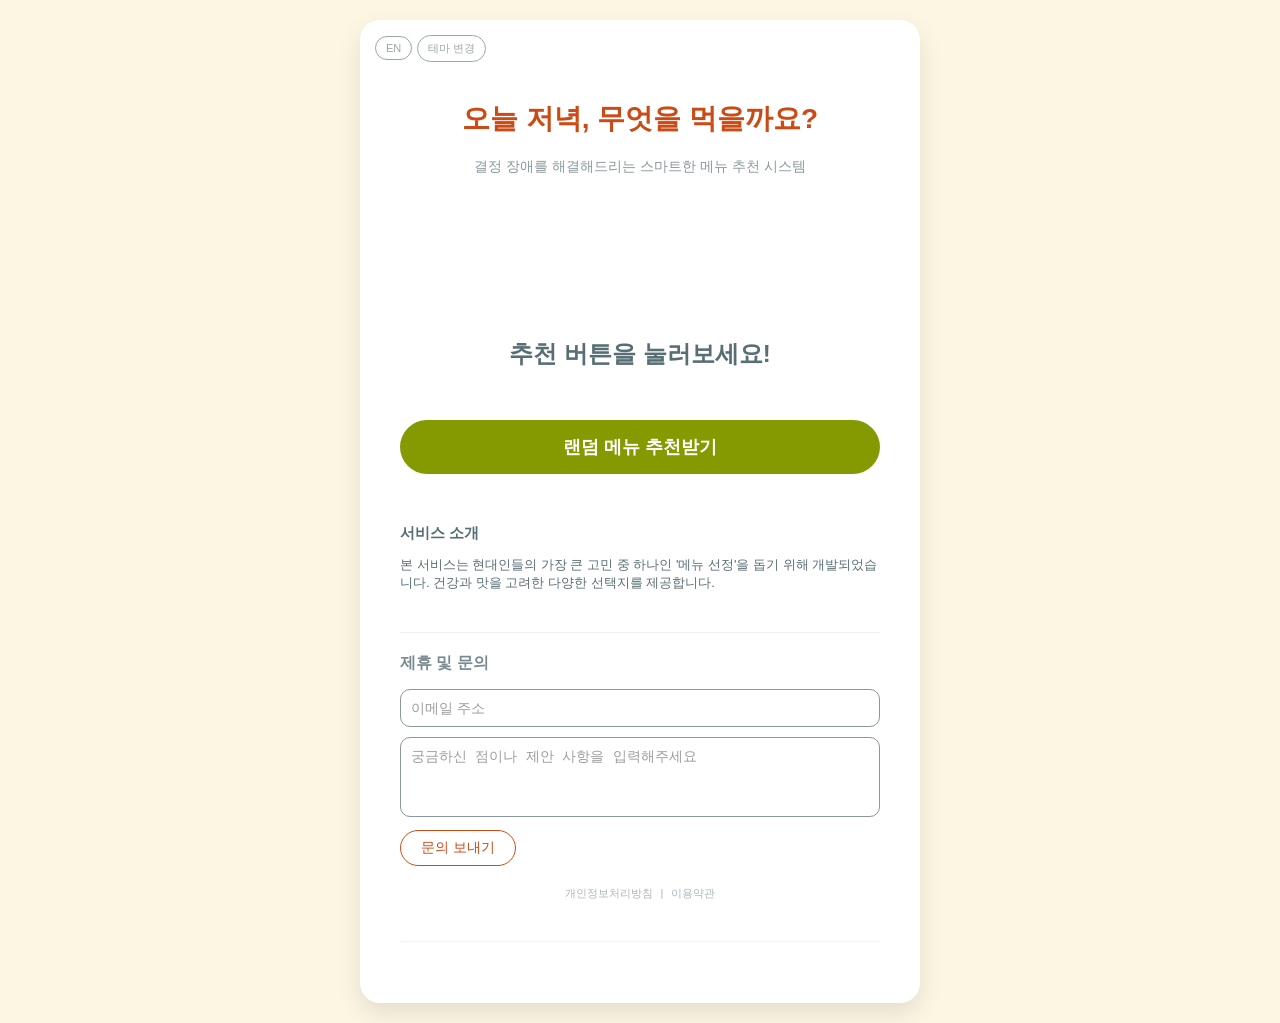
<file: index.html>
<!DOCTYPE html>
<html lang="ko">
<head>
    <script async src="https://pagead2.googlesyndication.com/pagead/js/adsbygoogle.js?client=ca-pub-4934809159678236"
     crossorigin="anonymous"></script>
    <meta name="google-adsense-account" content="ca-pub-4934809159678236">
    <meta charset="UTF-8">
    <meta name="viewport" content="width=device-width, initial-scale=1.0">
    <meta name="description" content="매일 반복되는 메뉴 고민을 해결해드리는 인공지능 저녁 메뉴 추천 서비스입니다. 엄선된 20가지 이상의 한식, 양식, 일식 메뉴를 만나보세요.">
    <meta name="keywords" content="저녁 메뉴 추천, 오늘 뭐먹지, 식사 메뉴, 점심 추천, 요리 아이디어">
    <title>오늘의 저녁 메뉴 추천 - 고민 해결 서비스</title>
    <link rel="stylesheet" href="style.css">
</head>
<body>
    <div class="container">
        <header class="top-bar">
            <nav>
                <a href="en.html" class="lang-switch">EN</a>
                <button id="theme-toggle">테마 변경</button>
            </nav>
        </header>

        <main>
            <section class="hero-section">
                <h1>오늘 저녁, 무엇을 먹을까요?</h1>
                <p class="subtitle">결정 장애를 해결해드리는 스마트한 메뉴 추천 시스템</p>
            </section>

            <div id="image-container" class="image-container"></div>
            
            <article class="result-box">
                <div class="menu-display">추천 버튼을 눌러보세요!</div>
                <div id="menu-tip" class="menu-tip"></div>
            </article>

            <button id="generate-btn">랜덤 메뉴 추천받기</button>
        </main>

        <footer class="site-footer">
            <section class="about-section">
                <h3>서비스 소개</h3>
                <p>본 서비스는 현대인들의 가장 큰 고민 중 하나인 '메뉴 선정'을 돕기 위해 개발되었습니다. 건강과 맛을 고려한 다양한 선택지를 제공합니다.</p>
            </section>

            <div class="contact-section">
                <hr>
                <h3>제휴 및 문의</h3>
                <form action="https://formspree.io/f/mgorwbpq" method="POST">
                    <div class="form-group">
                        <input type="email" name="email" placeholder="이메일 주소" required>
                    </div>
                    <div class="form-group">
                        <textarea name="message" placeholder="궁금하신 점이나 제안 사항을 입력해주세요" required></textarea>
                    </div>
                    <button type="submit" class="submit-btn">문의 보내기</button>
                </form>
            </div>

            <div class="legal-links">
                <a href="#privacy" onclick="alert('본 사이트는 Google AdSense를 사용하여 광고를 게재하며, 쿠키를 통해 맞춤형 광고를 제공할 수 있습니다.')">개인정보처리방침</a> | 
                <a href="#terms">이용약관</a>
            </div>

            <div id="disqus_section" style="margin-top: 40px;">
                <hr style="opacity: 0.1; margin: 20px 0;">
                <div id="disqus_thread"></div>
                <script>
                    var disqus_config = function () {
                        this.page.url = window.location.href;  
                        this.page.identifier = window.location.pathname; 
                    };
                    (function() {
                    var d = document, s = d.createElement('script');
                    s.src = 'https://productbuilder-lyvvv96rdm.disqus.com/embed.js';
                    s.setAttribute('data-timestamp', +new Date());
                    (d.head || d.body).appendChild(s);
                    })();
                </script>
            </div>
        </footer>
    </div>
    <script src="main.js"></script>
</body>
</html>
</file>
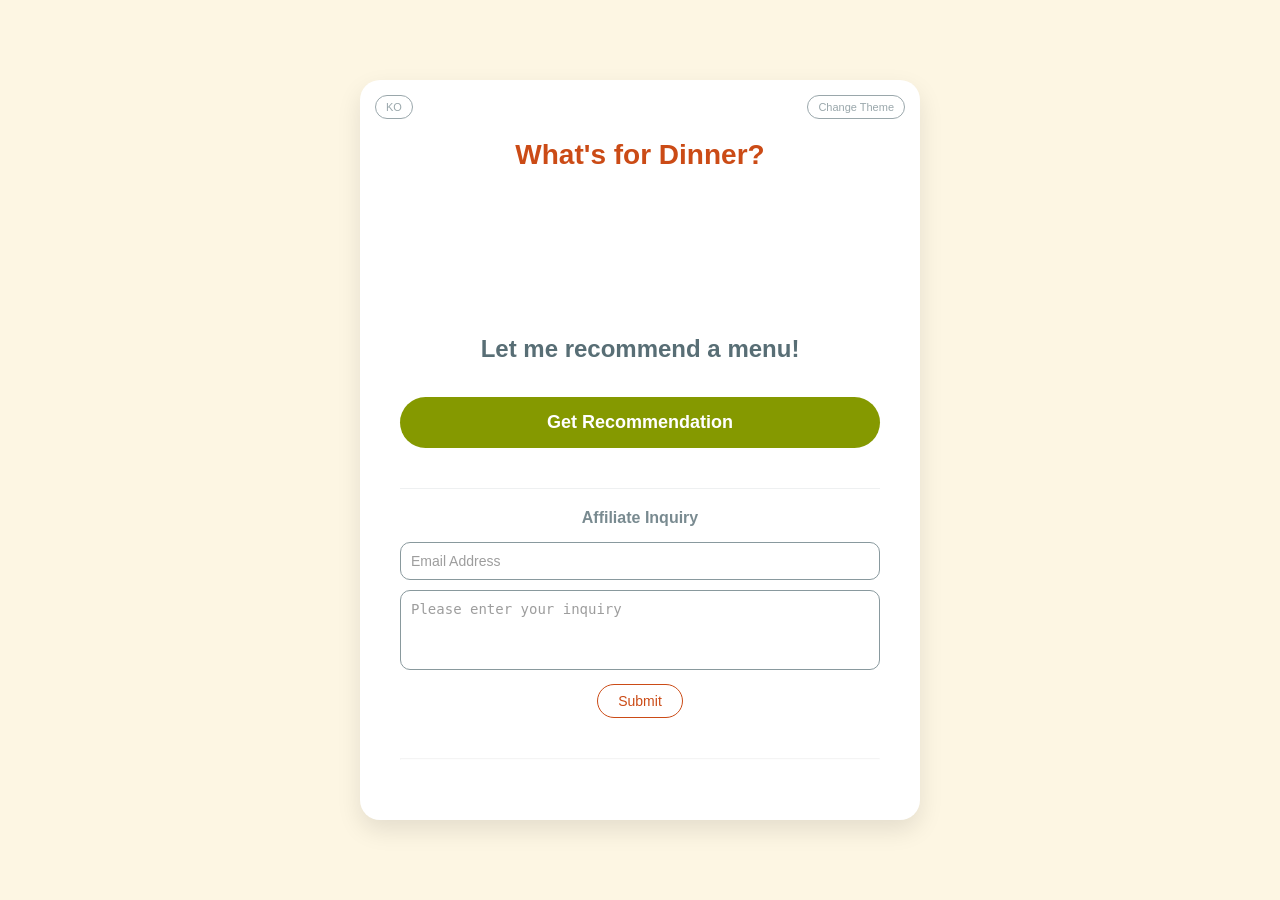
<file: en.html>
<!DOCTYPE html>
<html lang="en">
<head>
    <script async src="https://pagead2.googlesyndication.com/pagead/js/adsbygoogle.js?client=ca-pub-4934809159678236"
     crossorigin="anonymous"></script>
    <meta name="google-adsense-account" content="ca-pub-4934809159678236">
    <meta charset="UTF-8">
    <meta name="viewport" content="width=device-width, initial-scale=1.0">
    <title>Today's Dinner Recommendation</title>
    <link rel="stylesheet" href="style.css">
</head>
<body>
    <div class="container">
        <div class="top-bar">
            <a href="index.html" class="lang-switch">KO</a>
            <button id="theme-toggle">Change Theme</button>
        </div>
        <h1>What's for Dinner?</h1>
        <div id="image-container" class="image-container"></div>
        <div class="menu-display">Let me recommend a menu!</div>
        <button id="generate-btn">Get Recommendation</button>

        <div class="contact-section">
            <hr>
            <h3>Affiliate Inquiry</h3>
            <form action="https://formspree.io/f/mgorwbpq" method="POST">
                <div class="form-group">
                    <input type="email" name="email" placeholder="Email Address" required>
                </div>
                <div class="form-group">
                    <textarea name="message" placeholder="Please enter your inquiry" required></textarea>
                </div>
                <button type="submit" class="submit-btn">Submit</button>
            </form>
        </div>

        <div id="disqus_section" style="margin-top: 40px;">
            <hr style="opacity: 0.1; margin: 20px 0;">
            <div id="disqus_thread"></div>
            <script>
                var disqus_config = function () {
                    this.page.url = window.location.href;  
                    this.page.identifier = window.location.pathname; 
                };
                (function() {
                var d = document, s = d.createElement('script');
                s.src = 'https://productbuilder-lyvvv96rdm.disqus.com/embed.js';
                s.setAttribute('data-timestamp', +new Date());
                (d.head || d.body).appendChild(s);
                })();
            </script>
            <noscript>Please enable JavaScript to view the <a href="https://disqus.com/?ref_noscript">comments powered by Disqus.</a></noscript>
        </div>
    </div>
    <script src="main.js"></script>
</body>
</html>
</file>
<file: style.css>
:root {
    --bg-color: #fdf6e3;
    --container-bg: #ffffff;
    --text-color: #586e75;
    --accent-color: #cb4b16;
    --btn-bg: #859900;
    --btn-hover: #719e07;
}

body.dark-mode {
    --bg-color: #073642;
    --container-bg: #002b36;
    --text-color: #93a1a1;
    --accent-color: #268bd2;
    --btn-bg: #2aa198;
    --btn-hover: #268bd2;
}

body {
    font-family: 'Apple SD Gothic Neo', 'Malgun Gothic', sans-serif;
    background-color: var(--bg-color);
    color: var(--text-color);
    display: flex;
    justify-content: center;
    align-items: center;
    min-height: 100vh;
    margin: 0;
    padding: 20px;
    box-sizing: border-box;
    transition: background-color 0.3s, color 0.3s;
}

.container {
    background-color: var(--container-bg);
    padding: 40px;
    border-radius: 20px;
    box-shadow: 0 10px 25px rgba(0, 0, 0, 0.1);
    text-align: center;
    position: relative;
    width: 480px; /* 조금 더 넓게 조정 */
    transition: background-color 0.3s, transform 0.3s;
}

.hero-section {
    margin: 40px 0 20px;
}

.subtitle {
    font-size: 14px;
    opacity: 0.7;
    margin-bottom: 20px;
}

.result-box {
    margin-bottom: 20px;
}

.menu-tip {
    font-size: 13px;
    color: var(--accent-color);
    margin-top: -20px;
    margin-bottom: 20px;
    min-height: 18px;
    font-style: italic;
}

.site-footer {
    margin-top: 50px;
    text-align: left;
    font-size: 13px;
}

.about-section h3, .contact-section h3 {
    font-size: 15px;
    margin-bottom: 10px;
    color: var(--text-color);
}

.legal-links {
    margin-top: 20px;
    text-align: center;
    font-size: 11px;
    opacity: 0.5;
}

.legal-links a {
    color: var(--text-color);
    text-decoration: none;
    margin: 0 5px;
}

.legal-links a:hover {
    text-decoration: underline;
}

.container:hover {
    transform: translateY(-5px);
}

h1 {
    color: var(--accent-color);
    margin-bottom: 20px;
    font-size: 28px;
}

.top-bar {
    display: flex;
    justify-content: space-between;
    align-items: center;
    position: absolute;
    top: 15px;
    left: 15px;
    right: 15px;
}

.lang-switch {
    text-decoration: none;
    color: var(--text-color);
    font-size: 11px;
    border: 1px solid var(--text-color);
    padding: 5px 10px;
    border-radius: 15px;
    opacity: 0.6;
    transition: opacity 0.3s;
}

.lang-switch:hover {
    opacity: 1;
}

#theme-toggle {
    background: none;
    border: 1px solid var(--text-color);
    color: var(--text-color);
    padding: 5px 10px;
    border-radius: 15px;
    cursor: pointer;
    font-size: 11px;
    opacity: 0.6;
    transition: opacity 0.3s;
}

#theme-toggle:hover {
    opacity: 1;
}

.image-container {
    height: 120px;
    display: flex;
    justify-content: center;
    align-items: center;
    margin-bottom: 20px;
}

.menu-image {
    max-width: 100%;
    max-height: 100%;
    border-radius: 15px;
    box-shadow: 0 4px 8px rgba(0, 0, 0, 0.1);
}

.menu-display {
    font-size: 24px;
    font-weight: bold;
    margin-bottom: 30px;
    min-height: 36px;
    display: flex;
    justify-content: center;
    align-items: center;
    color: var(--text-color);
}

#generate-btn {
    background-color: var(--btn-bg);
    color: white;
    border: none;
    padding: 15px 40px;
    font-size: 18px;
    font-weight: bold;
    border-radius: 50px;
    cursor: pointer;
    transition: background-color 0.3s, transform 0.1s;
    width: 100%;
}

#generate-btn:hover {
    background-color: var(--btn-hover);
}

#generate-btn:active {
    transform: scale(0.98);
}

/* Contact Section */
.contact-section {
    margin-top: 40px;
}

.contact-section hr {
    border: none;
    border-top: 1px solid var(--text-color);
    opacity: 0.1;
    margin: 20px 0;
}

.contact-section h3 {
    font-size: 16px;
    margin-bottom: 15px;
    opacity: 0.8;
}

.form-group {
    margin-bottom: 10px;
}

.form-group input,
.form-group textarea {
    width: 100%;
    padding: 10px;
    border: 1px solid var(--text-color);
    border-radius: 10px;
    background-color: transparent;
    color: var(--text-color);
    font-size: 14px;
    opacity: 0.7;
    box-sizing: border-box;
}

.form-group textarea {
    height: 80px;
    resize: none;
}

.form-group input:focus,
.form-group textarea:focus {
    opacity: 1;
    outline: none;
}

.submit-btn {
    background: none;
    border: 1px solid var(--accent-color);
    color: var(--accent-color);
    padding: 8px 20px;
    border-radius: 20px;
    cursor: pointer;
    font-size: 14px;
    transition: all 0.3s;
}

.submit-btn:hover {
    background-color: var(--accent-color);
    color: white;
}

/* Animations */
.image-placeholder {
    width: 100%;
    height: 100%;
    display: flex;
    justify-content: center;
    align-items: center;
    background-color: #eee;
    border-radius: 15px;
    font-size: 14px;
    color: #999;
}

.fade-out {
    opacity: 0;
    transform: translateY(-10px);
    transition: all 0.3s ease-out;
}

.fade-in {
    opacity: 1;
    transform: translateY(0);
    transition: all 0.3s ease-in;
}
</file>
